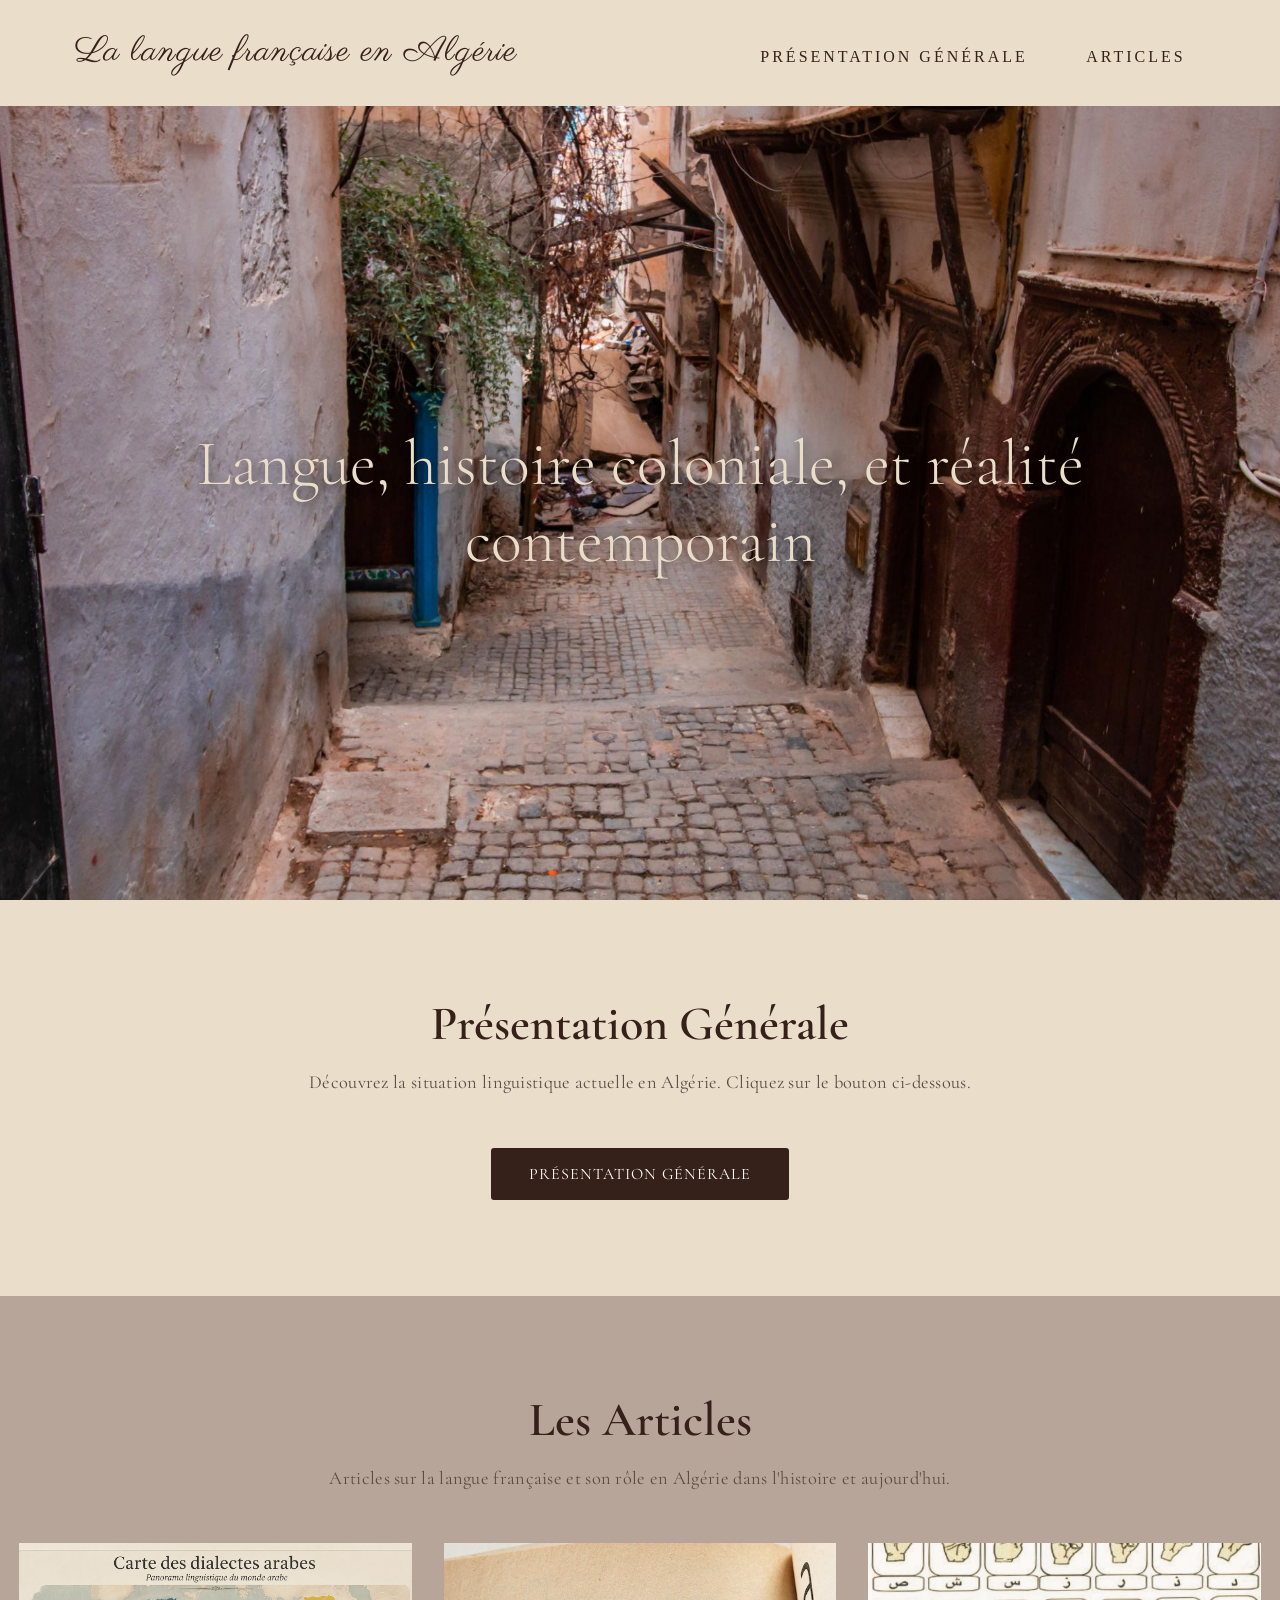
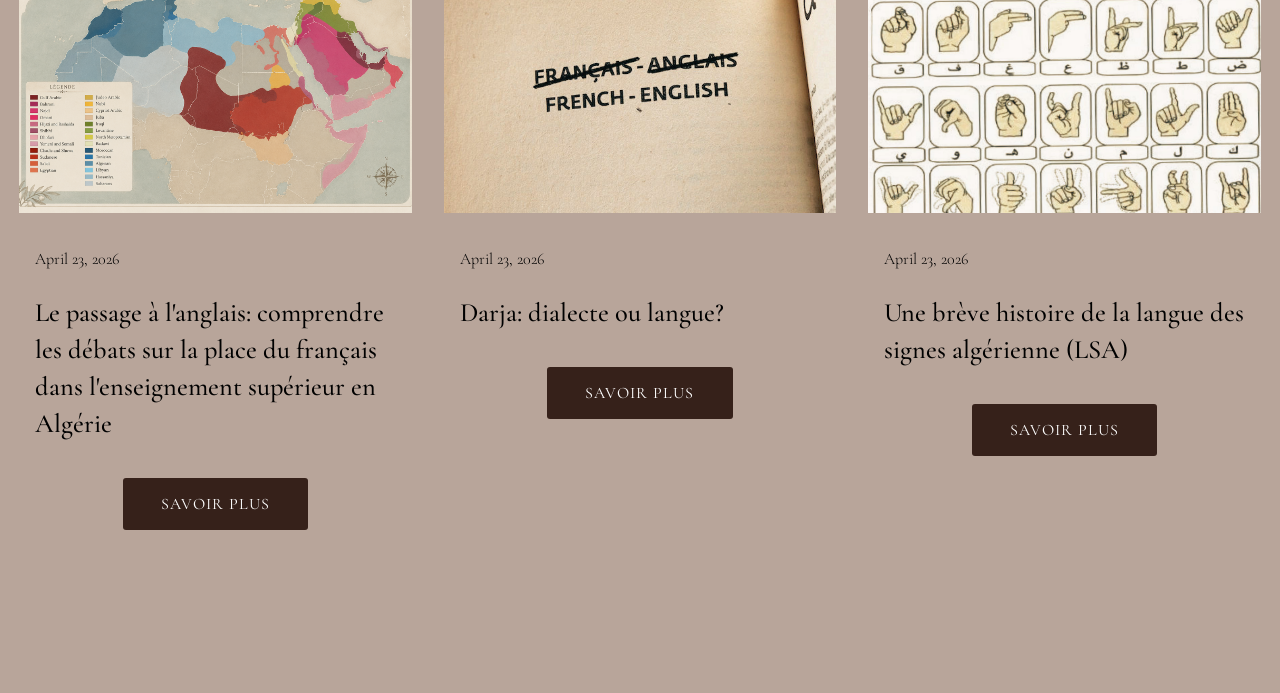
<file: index.html>
<!DOCTYPE html>
<html>
  <head>
    <meta charset="utf-8">
    <meta http-equiv="X-UA-Compatible" content="IE=edge">
    <title>Le français en Algérie: un projet numérique</title>
    <meta name="viewport" content="width=device-width, initial-scale=1">
    <link rel="stylesheet" href="style.css">
  </head>
  <body>
    <header>
      <nav class = "navbar">
        <div class = "container">
          <a href = "index.html" class = "navbar-brand">La langue française en Algérie</a>
          <div class = "navbar-nav">
            <a href = "présentation_générale.html">Présentation Générale</a> 
            <a href = "article.html">Articles</a>
          </div>
        </div>
      </nav>
      <div class = "banner">
        <div class="banner-content">
        <h1>Langue, histoire coloniale, et réalité contemporain</h1>
      </div>
      </div>
    </header>

    <section class = "blog" id = "introduction">
      <div class = "container">
        <div class = "title">
          <h2>Présentation Générale</h2>
          <p>Découvrez la situation linguistique actuelle en Algérie. Cliquez sur le bouton ci-dessous.</p>
        </div>
        <div class = "blog-button">
          <a href = "présentation_générale.html"><button>Présentation générale</button></a>
        </div>
      </div>
    </section>
    
    <section class = "blog" id = "articles">
      <div class = "container">
        <div class = "title">
          <h2>Les Articles</h2>
          <p>Articles sur la langue française et son rôle en Algérie dans l'histoire et aujourd'hui.</p>
        </div>
        <div class = "blog-content">
          <!-- first article info -->
          <div class = "blog-item">
            <div class = "blog-img">
              <img src = "images/carte.png" alt = "">
            </div>
            <div class = "blog-text">
              <span>April 23, 2026</span>
              <h2>Le passage à l'anglais: comprendre les débats sur la place du français dans l'enseignement supérieur en Algérie</h2>
              <p></p>
              <div class = "blog-button">
                <a href = "article_1.html"><button>Savoir plus</button></a>
              </div>
            </div>
          </div>
          <!-- end of first article info -->
          <!-- second article info -->
          <div class = "blog-item">
            <div class = "blog-img">
              <img src = "images/dictionnaire.png" alt = "">
            </div>
            <div class = "blog-text">
              <span>April 23, 2026</span>
              <h2>Darja: dialecte ou langue?</h2>
              <p></p>
              <div class = "blog-button">
                <a href = "article_2.html"><button>Savoir plus</button></a>
              </div>
            </div>
          </div>
          <!-- end of second article info -->
          <!-- third article info -->
          <div class = "blog-item">
            <div class = "blog-img">
              <img src = "images/lsa.png" alt = "">
            </div>
            <div class = "blog-text">
              <span>April 23, 2026</span>
              <h2>Une brève histoire de la langue des signes algérienne (LSA)</h2>
              <p></p>
              <div class = "blog-button">
                <a href = "article_3.html"><button>Savoir plus</button></a>
              </div>
            </div>
          </div>
          <!-- end of third article info -->
        </div>
      </div>
    </section>
    <!-- end of blog -->
  </body>
</html>
</file>
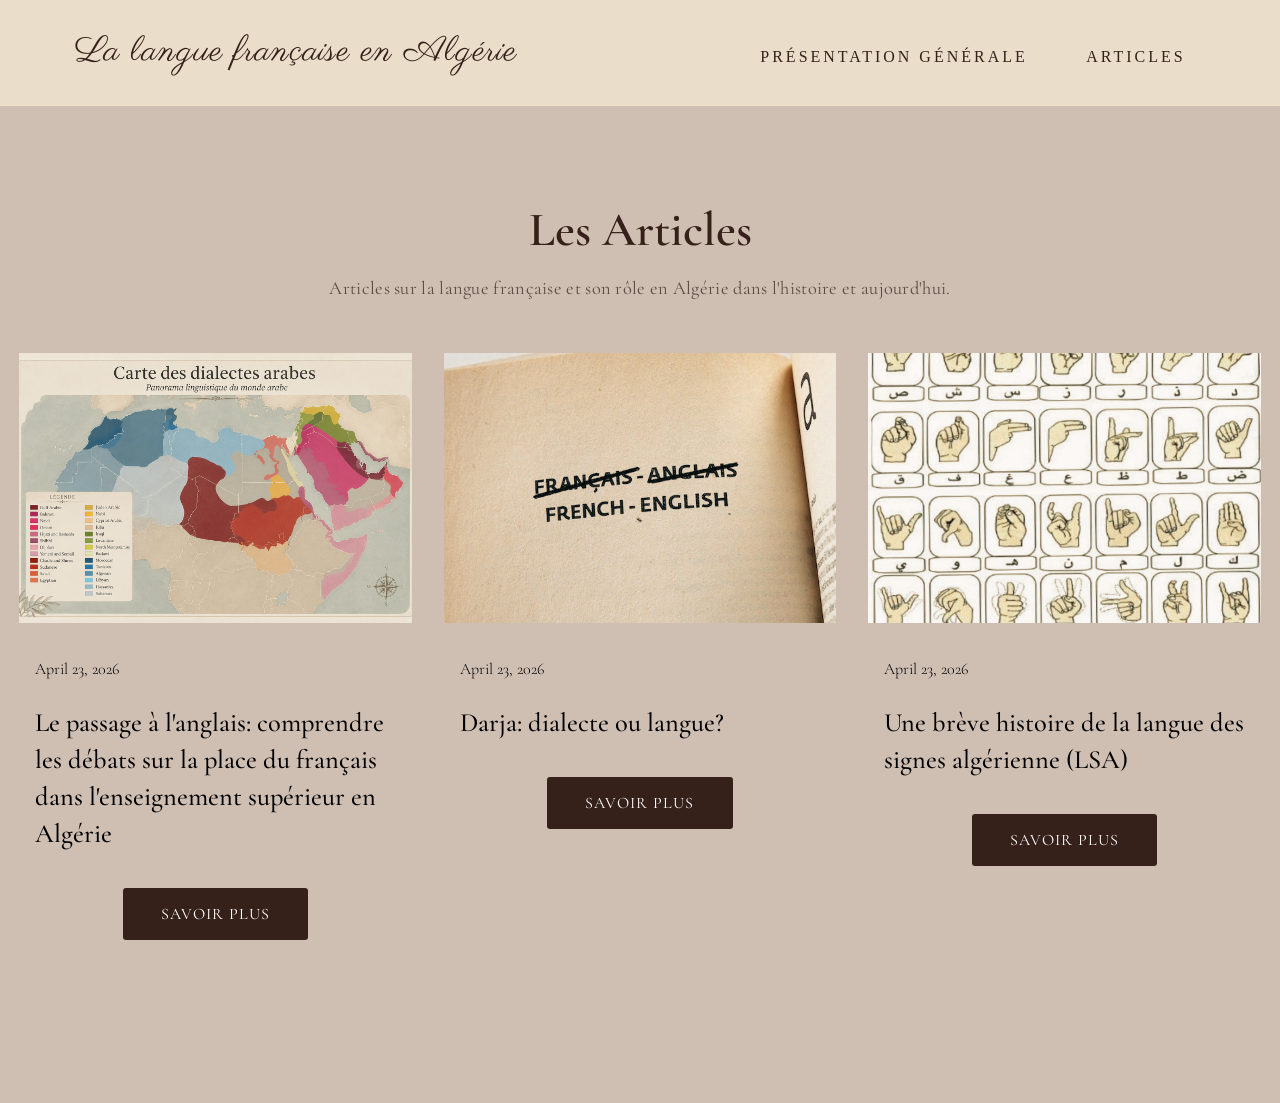
<file: article.html>
<!DOCTYPE html>
<html>
  <head>
    <meta charset="utf-8">
    <meta http-equiv="X-UA-Compatible" content="IE=edge">
    <title>Présentation générale</title>
    <meta name="viewport" content="width=device-width, initial-scale=1">
    <link rel="stylesheet" href="article.css">
  </head>
  <body>
    <header>
      <nav class = "navbar">
        <div class = "container">
          <a href = "index.html" class = "navbar-brand">La langue française en Algérie</a>
          <div class = "navbar-nav">
            <a href = "présentation_générale.html">Présentation Générale</a> 
            <a href = "article.html">Articles</a>
          </div>
        </div>
      </nav>
    </header>

    <section class = "blog" id = "articles">
      <div class = "container">
        <div class = "title">
          <h2>Les Articles</h2>
          <p>Articles sur la langue française et son rôle en Algérie dans l'histoire et aujourd'hui.</p>
        </div>
        <div class = "blog-content">
          <!-- first article info -->
          <div class = "blog-item">
            <div class = "blog-img">
              <img src = "images/carte.png" alt = "">
            </div>
            <div class = "blog-text">
              <span>April 23, 2026</span>
              <h2>Le passage à l'anglais: comprendre les débats sur la place du français dans l'enseignement supérieur en Algérie</h2>
              <p></p>
              <div class = "blog-button">
                <a href = "article_1.html"><button>Savoir plus</button></a>
              </div>
            </div>
          </div>
          <!-- end of first article info -->
          <!-- second article info -->
          <div class = "blog-item">
            <div class = "blog-img">
              <img src = "images/dictionnaire.png" alt = "">
            </div>
            <div class = "blog-text">
              <span>April 23, 2026</span>
              <h2>Darja: dialecte ou langue?</h2>
              <p></p>
              <div class = "blog-button">
                <a href = "article_2.html"><button>Savoir plus</button></a>
              </div>
            </div>
          </div>
          <!-- end of second article info -->
          <!-- third article info -->
          <div class = "blog-item">
            <div class = "blog-img">
              <img src = "images/lsa.png" alt = "">
            </div>
            <div class = "blog-text">
              <span>April 23, 2026</span>
              <h2>Une brève histoire de la langue des signes algérienne (LSA)</h2>
              <p></p>
              <div class = "blog-button">
                <a href = "article_3.html"><button>Savoir plus</button></a>
              </div>
            </div>
          </div>
          <!-- end of third article info -->
        </div>
      </div>
    </section>
    <!-- end of blog -->
  </body>
</html>
</file>
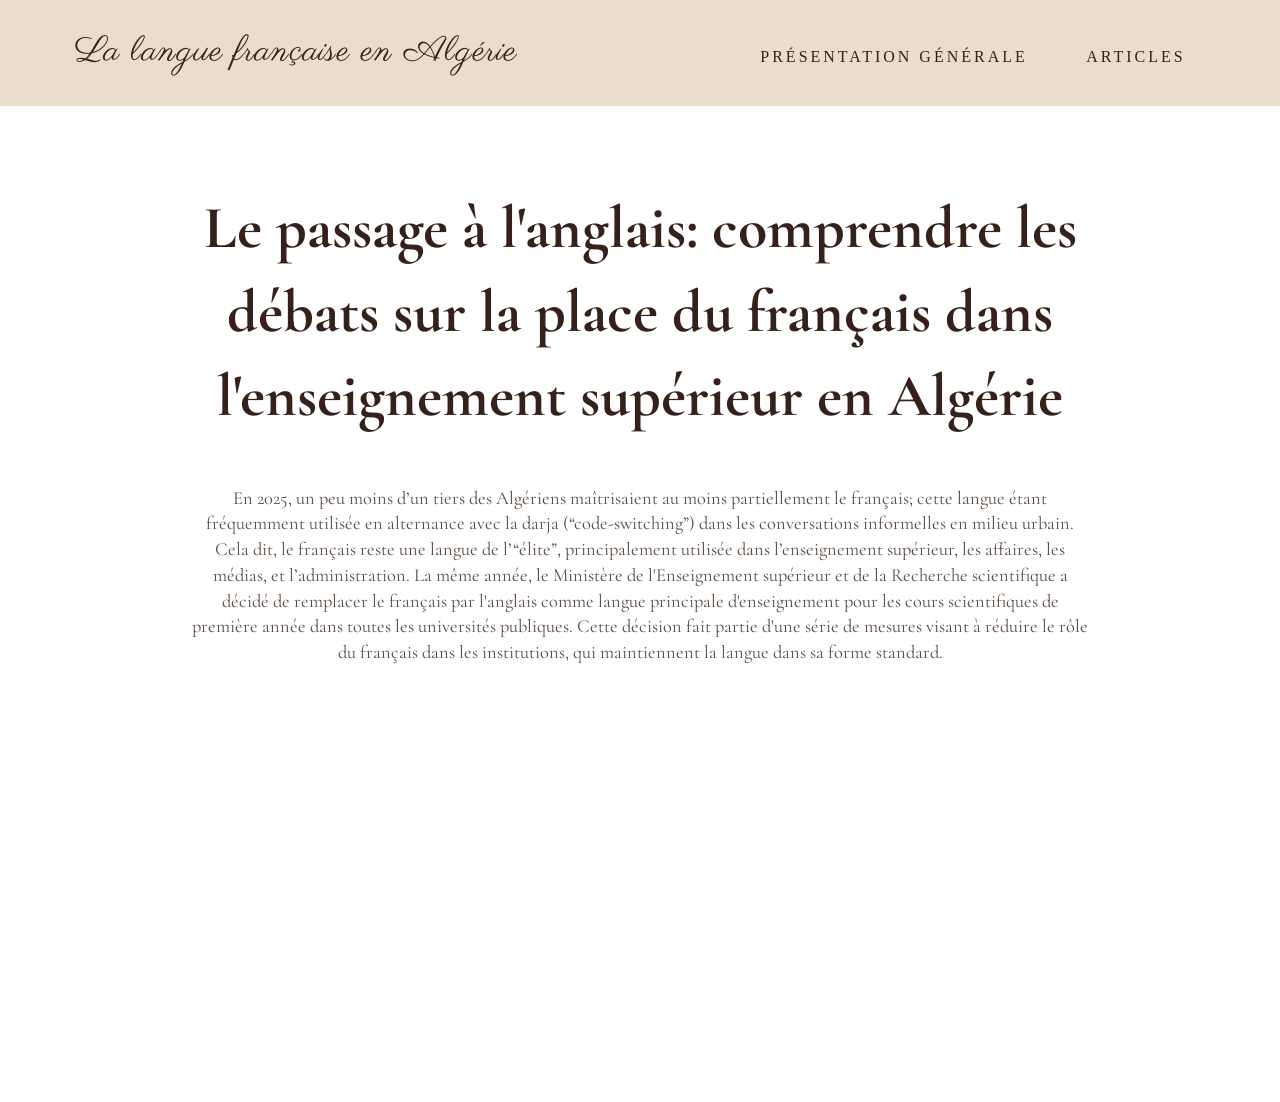
<file: article_1.html>
<!DOCTYPE html>
<html>
  <head>
    <meta charset="utf-8">
    <meta http-equiv="X-UA-Compatible" content="IE=edge">
    <title>Présentation générale</title>
    <meta name="viewport" content="width=device-width, initial-scale=1">
    <link rel="stylesheet" href="article_1.css">
  </head>
  <body>
    <header>
      <nav class = "navbar">
        <div class = "container">
          <a href = "index.html" class = "navbar-brand">La langue française en Algérie</a>
          <div class = "navbar-nav">
            <a href = "présentation_générale.html">Présentation Générale</a> 
            <a href = "article.html">Articles</a>
          </div>
        </div>
      </nav>
    </header>

    <!-- Start of Overview -->
    <section class="page-content">
        <div class = "title">
            <h1>Le passage à l'anglais: comprendre les débats sur la place du français dans l'enseignement supérieur en Algérie</h1>
        </div>
            <div class="title">
                <p>En 2025, un peu moins d’un tiers des Algériens maîtrisaient au moins partiellement le français; cette langue étant fréquemment utilisée en alternance avec la darja (“code-switching”) dans les conversations informelles en milieu urbain. Cela dit, le français reste une langue de l’“élite”, principalement utilisée dans l’enseignement supérieur, les affaires, les médias, et l’administration. La même année, le Ministère de l'Enseignement supérieur et de la Recherche scientifique a décidé de remplacer le français par l'anglais comme langue principale d'enseignement pour les cours scientifiques de première année dans toutes les universités publiques. Cette décision fait partie d'une série de mesures visant à réduire le rôle du français dans les institutions, qui maintiennent la langue dans sa forme standard.</p>
            </div>
        </div>
    </section>
    <!-- End of Overview Content -->
  </body>
</html>
</file>
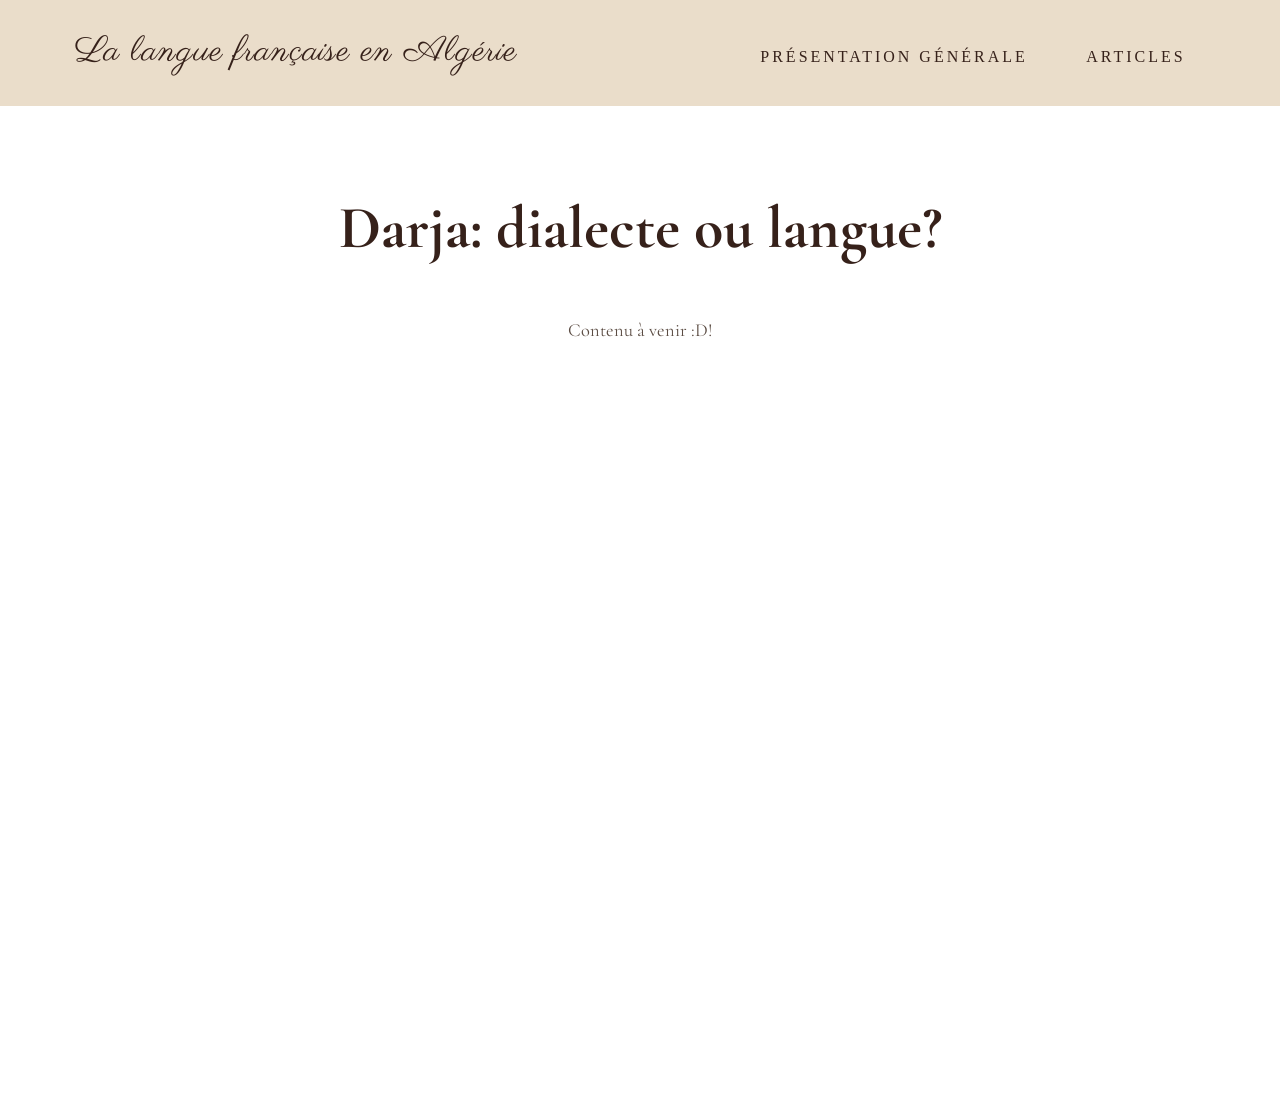
<file: article_2.html>
<!DOCTYPE html>
<html>
  <head>
    <meta charset="utf-8">
    <meta http-equiv="X-UA-Compatible" content="IE=edge">
    <title>Présentation générale</title>
    <meta name="viewport" content="width=device-width, initial-scale=1">
    <link rel="stylesheet" href="article_2.css">
  </head>
  <body>
    <header>
      <nav class = "navbar">
        <div class = "container">
          <a href = "index.html" class = "navbar-brand">La langue française en Algérie</a>
          <div class = "navbar-nav">
            <a href = "présentation_générale.html">Présentation Générale</a> 
            <a href = "article.html">Articles</a>
          </div>
        </div>
      </nav>
    </header>

    <!-- Start of Overview -->
    <section class="page-content">
        <div class = "title">
            <h1>Darja: dialecte ou langue?</h1>
        </div>
            <div class="title">
                <p>Contenu à venir :D!</p>
            </div>
        </div>
    </section>
    <!-- End of Overview Content -->
  </body>
</html>
</file>
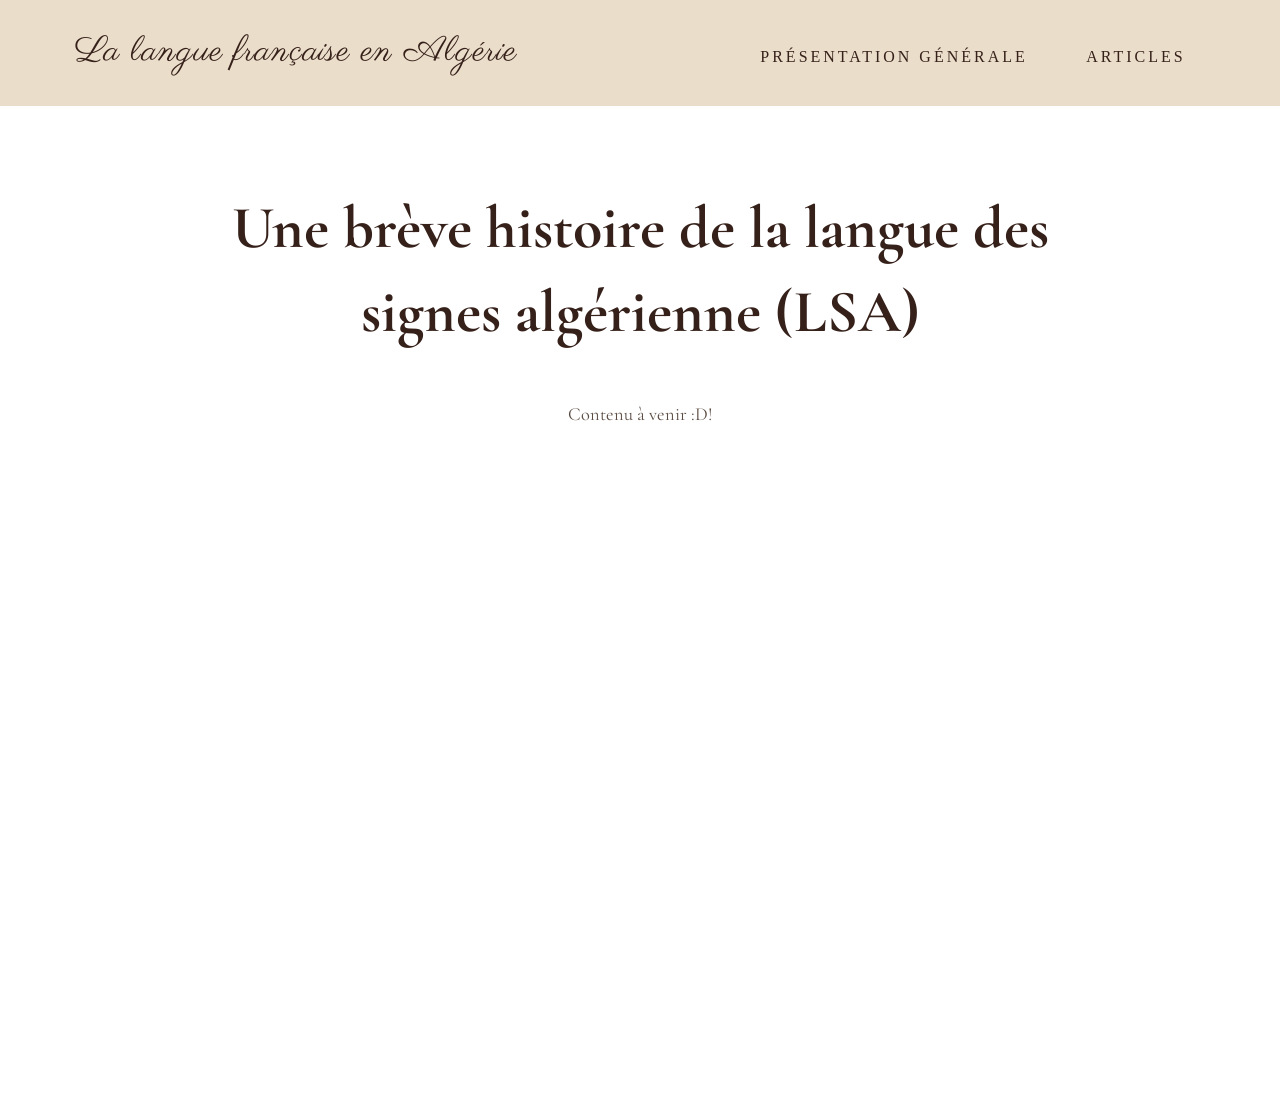
<file: article_3.html>
<!DOCTYPE html>
<html>
  <head>
    <meta charset="utf-8">
    <meta http-equiv="X-UA-Compatible" content="IE=edge">
    <title>Présentation générale</title>
    <meta name="viewport" content="width=device-width, initial-scale=1">
    <link rel="stylesheet" href="article_3.css">
  </head>
  <body>
    <header>
      <nav class = "navbar">
        <div class = "container">
          <a href = "index.html" class = "navbar-brand">La langue française en Algérie</a>
          <div class = "navbar-nav">
            <a href = "présentation_générale.html">Présentation Générale</a> 
            <a href = "article.html">Articles</a>
          </div>
        </div>
      </nav>
    </header>

    <!-- Start of Overview -->
    <section class="page-content">
        <div class = "title">
            <h1>Une brève histoire de la langue des signes algérienne (LSA)</h1>
        </div>
            <div class="title">
                <p>Contenu à venir :D!</p>
            </div>
        </div>
    </section>
    <!-- End of Overview Content -->
  </body>
</html>
</file>
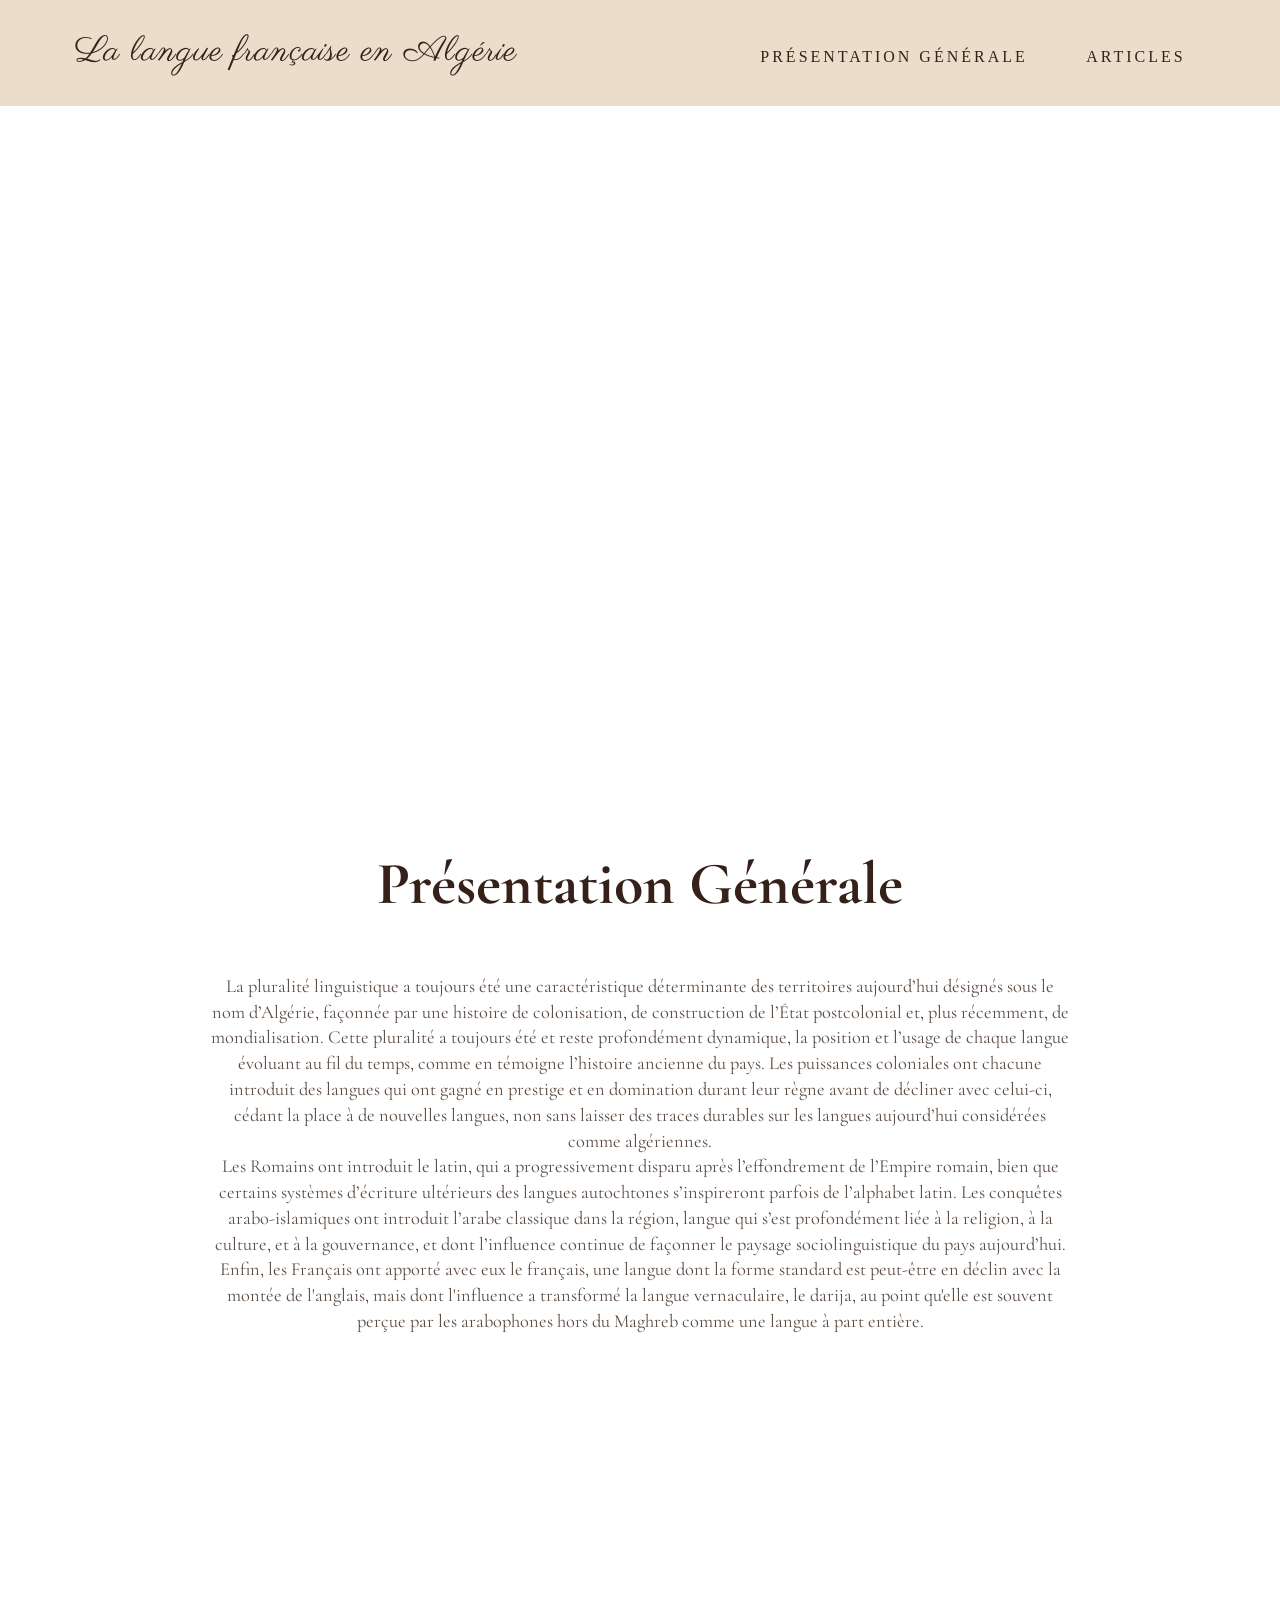
<file: présentation_générale.html>
<!DOCTYPE html>
<html>
  <head>
    <meta charset="utf-8">
    <meta http-equiv="X-UA-Compatible" content="IE=edge">
    <title>Présentation générale</title>
    <meta name="viewport" content="width=device-width, initial-scale=1">
    <link rel="stylesheet" href="présentation_générale.css">
  </head>
  <body>
    <header>
      <nav class = "navbar">
        <div class = "container">
          <a href = "index.html" class = "navbar-brand">La langue française en Algérie</a>
          <div class = "navbar-nav">
            <a href = "présentation_générale.html">Présentation Générale</a> 
            <a href = "article.html">Articles</a>
          </div>
        </div>
      </nav>
    </header>

    <!-- Start of Overview -->
    <iframe src='https://cdn.knightlab.com/libs/timeline3/latest/embed/index.html?source=v2%3A2PACX-1vRzXK4ibYK01ud8p9NEXmjBjXtRbONAntXKpoGtmu_ha_7SVZhjEkZQU4eSEfDmTUNWxmCyeGcasrbR&font=Default&lang=en&initial_zoom=2&width=100%25&height=650' width='100%' height='650' webkitallowfullscreen mozallowfullscreen allowfullscreen frameborder='0'></iframe>
    <section class="page-content">
        <div class = "title">
            <h1>Présentation Générale</h1>
        </div>
        <div class="container">
            <div class="title">
                <p>La pluralité linguistique a toujours été une caractéristique déterminante des territoires aujourd’hui désignés sous le nom d’Algérie, façonnée par une histoire de colonisation, de construction de l’État postcolonial et, plus récemment, de mondialisation. Cette pluralité a toujours été et reste profondément dynamique, la position et l’usage de chaque langue évoluant au fil du temps, comme en témoigne l’histoire ancienne du pays. Les puissances coloniales ont chacune introduit des langues qui ont gagné en prestige et en domination durant leur règne avant de décliner avec celui-ci, cédant la place à de nouvelles langues, non sans laisser des traces durables sur les langues aujourd’hui considérées comme algériennes.<br></p>
                <p>Les Romains ont introduit le latin, qui a progressivement disparu après l’effondrement de l’Empire romain, bien que certains systèmes d’écriture ultérieurs des langues autochtones s’inspireront parfois de l’alphabet latin. Les conquêtes arabo-islamiques ont introduit l’arabe classique dans la région, langue qui s’est profondément liée à la religion, à la culture, et à la gouvernance, et dont l’influence continue de façonner le paysage sociolinguistique du pays aujourd’hui. Enfin, les Français ont apporté avec eux le français, une langue dont la forme standard est peut-être en déclin avec la montée de l'anglais, mais dont l'influence a transformé la langue vernaculaire, le darija, au point qu'elle est souvent perçue par les arabophones hors du Maghreb comme une langue à part entière.</p>
            </div>
        </div>
    </section>
    <!-- End of Overview Content -->
  </body>
</html>
</file>
<file: style.css>
@import url('https://fonts.googleapis.com/css2?family=Quicksand:wght@300;400;500;600;700&family=Cormorant+Garamond:ital,wght@0,400;0,500;1,500&family=Roboto:wght@300;400;500&family=Parisienne&family=BJCree:wght@400;500;600;700&display=swap');
:root{
    --BJCree: 'BJCree', serif;
    --Parisienne: 'Parisienne', cursive;
    --CormorantGaramond: 'Cormorant Garamond', serif;
}

*{
    padding: 0;
    margin: 0;
    font-family: var(--CormorantGaramond);
}
body{
    line-height: 1.4;
    color: var(--dark);
}
img{
    width: 100%;
    display: block;
}
.container{
    max-width: 1320px;
    margin: 0 auto;
    padding: 0 1.2rem;
}

/* Header Styling */
header{
    min-height: 100vh;
    background: url(images/casbah.jpeg) center/cover no-repeat fixed;
    display: flex;
    flex-direction: column;
    justify-content: stretch;
}

/* Navbar Styling */
.navbar{
    background: rgb(234, 221, 202);
    padding: 1.7rem;
}
.navbar .container{
    display: flex;
    justify-content: space-between;
    align-items: center;

    max-width: 100%;
    padding-left: 3rem;
    padding-right: 3rem;
}
.navbar-brand{
    color: 	#36211a;
    font-size: 2.2rem;
    text-align: center;
    display: block;
    text-decoration: none;
    font-family: var(--Parisienne);
    font-weight: 400;
    letter-spacing: 1px;
}
.navbar-nav{
    padding: 0.8rem 0 0.2rem 0;
    margin-left: 2rem;
    text-align: center;
}
.navbar-nav a{
    text-transform: uppercase;
    font-family: var(--BJCree);
    font-style: normal;
    margin-left: 1rem;
    letter-spacing: 1px;
    font-weight: 500;
    color: #36211a;
    text-decoration: none;
    display: inline-block;
    padding: 0.4rem 0.1rem;
    letter-spacing: 3px;
    transition: opacity 0.5s ease;
}
.navbar-nav a:hover{
    opacity: 0.7;
}

/* Banner Styling */
.banner{
    flex: 1;
    display: flex;
    align-items: center;
    justify-content: center;
    text-align: center;
}
.banner-content h1{
    color: rgb(234, 221, 202);
    text-shadow: 2px 2px 12px rgba(0,0,0,.55);
    font-family: var(--CormorantGaramond);
    font-style: normal;
    font-weight: 300;
    font-size: 4rem;
    max-width: 900px;
    text-align: center;
    line-height: 1.2;
}

/* General Blog Styling */
.blog{
    padding: 6rem 0;
}

.blog-content{
    margin: 2rem 0;
}

.title{
    text-align: center;
    max-width: 750px;
    margin: 0 auto 3rem auto;
    padding: 0;
}

.title h2{
    font-family: var(--CormorantGaramond);
    font-size: 3rem;
    font-weight: 600;
    color: #36211a;
    margin-bottom: 0.8rem;
    line-height: 1.2;
}

.title p{
    font-family: var(--CormorantGaramond);
    font-size: 1.15rem;
    line-height: 1.8;
    color: #5b4c43;
    text-transform: none;
    letter-spacing: 0.3px;
}

#introduction {
    background: rgb(234, 221, 202);
}

.blog-button{
    text-align: center;
}

.blog-button button{
    background: #36211a;
    color: #ffffff;
    border: none;
    padding: 1rem 2.4rem;
    font-size: 1rem;
    font-family: var(--CormorantGaramond);
    letter-spacing: 1px;
    text-transform: uppercase;
    cursor: pointer;
    border-radius: 3px;
    transition: all 0.3s ease;
}

.blog-button button:hover{
    background: #1f5c46;
    transform: translateY(-2px);
}

/* Blog Styling Specific to "Les Articles" */
#articles {
    background: #b8a59a;
}

.blog-item{
    display: flex;
    flex-direction: column;
    height: 100%;
}

.blog-img{
    position: relative;
}

.blog-img img{
    width: 100%;
    height: 270px;
    object-fit: cover;
}

.blog-img span{
    position: absolute;
    bottom: 10px;
    right: 10px;
    background: var(--exDark);
    color: #fff;
    font-size: 1.4rem;
    padding: 0.3rem 0.6rem;
}

.blog-text{
    margin: 2.2rem 0;
    padding: 0 1rem;
    display: flex;
    flex-direction: column;
    flex-grow: 1;
}

.blog-text span{
    font-weight: 300;
    display: block;
    padding-bottom: 0.5rem;
}

.blog-text h2{
    font-family: var(--CormorantGaramond);
    padding: 1rem 0;
    font-size: 1.65rem;
    font-weight: 500;
}

.blog-text p{
    font-weight: 300;
    font-size: 1.1rem;
    opacity: 0.9;
    padding-bottom: 1.2rem;
}

.blog-content{
    margin-top: 2rem;
    display: flex;
    justify-content: center;
    align-items: center;
}


/* Media Queries */
@media screen and (min-width: 540px){
    .navbar-nav a{
        padding-right: 1.2rem;
        padding-left: 1.2rem;
    }
    .banner-title{
        font-size: 5rem;
    }
    .banner form{
        margin-top: 1.4rem;
        width: 80%;
        margin-left: auto;
        margin-right: auto;
    }
}

@media screen and (min-width: 768px){
    .navbar .container{
        display: flex;
        align-items: center;
        justify-content: space-between;
    }
    .blog-content{
        display: grid;
        grid-template-columns: repeat(2, 1fr);
        gap: 2rem;
    }
}

@media screen and (min-width: 992px){
    .blog-content{
        grid-template-columns: repeat(3, 1fr);
    }
}
</file>
<file: article.css>
@import url('https://fonts.googleapis.com/css2?family=Quicksand:wght@300;400;500;600;700&family=Cormorant+Garamond:ital,wght@0,400;0,500;1,500&family=Roboto:wght@300;400;500&family=Parisienne&family=BJCree:wght@400;500;600;700&display=swap');
:root{
    --BJCree: 'BJCree', serif;
    --Parisienne: 'Parisienne', cursive;
    --CormorantGaramond: 'Cormorant Garamond', serif;
}

*{
    padding: 0;
    margin: 0;
    font-family: var(--CormorantGaramond);
}
body{
    line-height: 1.4;
    color: var(--dark);
}
img{
    width: 100%;
    display: block;
}
.container{
    max-width: 1320px;
    margin: 0 auto;
    padding: 0 1.2rem;
}

/* Header Styling */
header{
    display: flex;
    flex-direction: column;
    justify-content: stretch;
}

/* Navbar Styling */
.navbar{
    background: rgb(234, 221, 202);
    padding: 1.7rem;
}
.navbar .container{
    display: flex;
    justify-content: space-between;
    align-items: center;

    max-width: 100%;
    padding-left: 3rem;
    padding-right: 3rem;
}
.navbar-brand{
    color: 	#36211a;
    font-size: 2.2rem;
    text-align: center;
    display: block;
    text-decoration: none;
    font-family: var(--Parisienne);
    font-weight: 400;
    letter-spacing: 1px;
}
.navbar-nav{
    padding: 0.8rem 0 0.2rem 0;
    margin-left: 2rem;
    text-align: center;
}
.navbar-nav a{
    text-transform: uppercase;
    font-family: var(--BJCree);
    font-style: normal;
    margin-left: 1rem;
    letter-spacing: 1px;
    font-weight: 500;
    color: #36211a;
    text-decoration: none;
    display: inline-block;
    padding: 0.4rem 0.1rem;
    letter-spacing: 3px;
    transition: opacity 0.5s ease;
}
.navbar-nav a:hover{
    opacity: 0.7;
}

/* General Blog Styling */
.blog{
    padding: 6rem 0;
}

.blog-content{
    margin: 2rem 0;
}

.title{
    text-align: center;
    max-width: 750px;
    margin: 0 auto 3rem auto;
    padding: 0;
}

.title h2{
    font-family: var(--CormorantGaramond);
    font-size: 3rem;
    font-weight: 600;
    color: #36211a;
    margin-bottom: 0.8rem;
    line-height: 1.2;
}

.title p{
    font-family: var(--CormorantGaramond);
    font-size: 1.15rem;
    line-height: 1.8;
    color: #5b4c43;
    text-transform: none;
    letter-spacing: 0.3px;
}

.blog-button{
    text-align: center;
}

.blog-button button{
    background: #36211a;
    color: #ffffff;
    border: none;
    padding: 1rem 2.4rem;
    font-size: 1rem;
    font-family: var(--CormorantGaramond);
    letter-spacing: 1px;
    text-transform: uppercase;
    cursor: pointer;
    border-radius: 3px;
    transition: all 0.3s ease;
}

.blog-button button:hover{
    background: #1f5c46;
    transform: translateY(-2px);
}

#articles {
    background: #cfbeb2;
}

.blog-item{
    display: flex;
    flex-direction: column;
    height: 100%;
}

.blog-img{
    position: relative;
}

.blog-img img{
    width: 100%;
    height: 270px;
    object-fit: cover;
}

.blog-img span{
    position: absolute;
    bottom: 10px;
    right: 10px;
    background: var(--exDark);
    color: #fff;
    font-size: 1.4rem;
    padding: 0.3rem 0.6rem;
}

.blog-text{
    margin: 2.2rem 0;
    padding: 0 1rem;
    display: flex;
    flex-direction: column;
    flex-grow: 1;
}

.blog-text span{
    font-weight: 300;
    display: block;
    padding-bottom: 0.5rem;
}

.blog-text h2{
    font-family: var(--CormorantGaramond);
    padding: 1rem 0;
    font-size: 1.65rem;
    font-weight: 500;
}

.blog-text p{
    font-weight: 300;
    font-size: 1.1rem;
    opacity: 0.9;
    padding-bottom: 1.2rem;
}

.blog-content{
    margin-top: 2rem;
    display: flex;
    justify-content: center;
    align-items: center;
}

/* Media Queries */
@media screen and (min-width: 540px){
    .navbar-nav a{
        padding-right: 1.2rem;
        padding-left: 1.2rem;
    }
}

@media screen and (min-width: 768px){
    .navbar .container{
        display: flex;
        align-items: center;
        justify-content: space-between;
    }
    .blog-content{
        display: grid;
        grid-template-columns: repeat(2, 1fr);
        gap: 2rem;
    }
}

@media screen and (min-width: 992px){
    .blog-content{
        grid-template-columns: repeat(3, 1fr);
    }
}
</file>
<file: article_1.css>
@import url('https://fonts.googleapis.com/css2?family=Quicksand:wght@300;400;500;600;700&family=Cormorant+Garamond:ital,wght@0,400;0,500;1,500&family=Roboto:wght@300;400;500&family=Parisienne&family=BJCree:wght@400;500;600;700&display=swap');
:root{
    --BJCree: 'BJCree', serif;
    --Parisienne: 'Parisienne', cursive;
    --CormorantGaramond: 'Cormorant Garamond', serif;
}

*{
    padding: 0;
    margin: 0;
    font-family: var(--CormorantGaramond);
}
body{
    line-height: 1.4;
    color: var(--dark);
}
img{
    width: 100%;
    display: block;
}
.container{
    max-width: 1320px;
    margin: 0 auto;
    padding: 0 1.2rem;
}

/* Header Styling */
header{
    display: flex;
    flex-direction: column;
    justify-content: stretch;
}

/* Navbar Styling */
.navbar{
    background: rgb(234, 221, 202);
    padding: 1.7rem;
}
.navbar .container{
    display: flex;
    justify-content: space-between;
    align-items: center;

    max-width: 100%;
    padding-left: 3rem;
    padding-right: 3rem;
}
.navbar-brand{
    color: 	#36211a;
    font-size: 2.2rem;
    text-align: center;
    display: block;
    text-decoration: none;
    font-family: var(--Parisienne);
    font-weight: 400;
    letter-spacing: 1px;
}
.navbar-nav{
    padding: 0.8rem 0 0.2rem 0;
    margin-left: 2rem;
    text-align: center;
}
.navbar-nav a{
    text-transform: uppercase;
    font-family: var(--BJCree);
    font-style: normal;
    margin-left: 1rem;
    letter-spacing: 1px;
    font-weight: 500;
    color: #36211a;
    text-decoration: none;
    display: inline-block;
    padding: 0.4rem 0.1rem;
    letter-spacing: 3px;
    transition: opacity 0.5s ease;
}
.navbar-nav a:hover{
    opacity: 0.7;
}

/* page styling */
.page-content{
    background: rgb(234, 221, 202);
    min-height: 100vh;
    padding: 5rem 1.5rem;
}

.title{
    text-align: center;
    font-family: var(--CormorantGaramond);
    font-size: 2.5rem;
    font-weight: 400;
    color: #36211a;
    margin-bottom: 3rem;
    margin-top: 2rem;
}

.page-content{
    max-width: 900px;
    margin: 0 auto;
    background: rgba(255,255,255,.35);
    padding: 3rem;
    border-radius: 6px;
}

.page-content p{
    font-family: var(--Quicksand);
    font-size: 1.15rem;
    color: #5b4c43;
    text-align: center;
}



/* Media Queries */
@media screen and (min-width: 540px){
    .navbar-nav a{
        padding-right: 1.2rem;
        padding-left: 1.2rem;
    }
}

@media screen and (min-width: 768px){
    .navbar .container{
        display: flex;
        align-items: center;
        justify-content: space-between;
    }
    .blog-content{
        display: grid;
        grid-template-columns: repeat(2, 1fr);
        gap: 2rem;
    }
}

@media screen and (min-width: 992px){
    .blog-content{
        grid-template-columns: repeat(3, 1fr);
    }
}
</file>
<file: article_2.css>
@import url('https://fonts.googleapis.com/css2?family=Quicksand:wght@300;400;500;600;700&family=Cormorant+Garamond:ital,wght@0,400;0,500;1,500&family=Roboto:wght@300;400;500&family=Parisienne&family=BJCree:wght@400;500;600;700&display=swap');
:root{
    --BJCree: 'BJCree', serif;
    --Parisienne: 'Parisienne', cursive;
    --CormorantGaramond: 'Cormorant Garamond', serif;
}

*{
    padding: 0;
    margin: 0;
    font-family: var(--CormorantGaramond);
}
body{
    line-height: 1.4;
    color: var(--dark);
}
img{
    width: 100%;
    display: block;
}
.container{
    max-width: 1320px;
    margin: 0 auto;
    padding: 0 1.2rem;
}

/* Header Styling */
header{
    display: flex;
    flex-direction: column;
    justify-content: stretch;
}

/* Navbar Styling */
.navbar{
    background: rgb(234, 221, 202);
    padding: 1.7rem;
}
.navbar .container{
    display: flex;
    justify-content: space-between;
    align-items: center;

    max-width: 100%;
    padding-left: 3rem;
    padding-right: 3rem;
}
.navbar-brand{
    color: 	#36211a;
    font-size: 2.2rem;
    text-align: center;
    display: block;
    text-decoration: none;
    font-family: var(--Parisienne);
    font-weight: 400;
    letter-spacing: 1px;
}
.navbar-nav{
    padding: 0.8rem 0 0.2rem 0;
    margin-left: 2rem;
    text-align: center;
}
.navbar-nav a{
    text-transform: uppercase;
    font-family: var(--BJCree);
    font-style: normal;
    margin-left: 1rem;
    letter-spacing: 1px;
    font-weight: 500;
    color: #36211a;
    text-decoration: none;
    display: inline-block;
    padding: 0.4rem 0.1rem;
    letter-spacing: 3px;
    transition: opacity 0.5s ease;
}
.navbar-nav a:hover{
    opacity: 0.7;
}

/* page styling */
.page-content{
    background: rgb(234, 221, 202);
    min-height: 100vh;
    padding: 5rem 1.5rem;
}

.title{
    text-align: center;
    font-family: var(--CormorantGaramond);
    font-size: 2.5rem;
    font-weight: 400;
    color: #36211a;
    margin-bottom: 3rem;
    margin-top: 2rem;
}

.page-content{
    max-width: 900px;
    margin: 0 auto;
    background: rgba(255,255,255,.35);
    padding: 3rem;
    border-radius: 6px;
}

.page-content p{
    font-family: var(--Quicksand);
    font-size: 1.15rem;
    color: #5b4c43;
    text-align: center;
}



/* Media Queries */
@media screen and (min-width: 540px){
    .navbar-nav a{
        padding-right: 1.2rem;
        padding-left: 1.2rem;
    }
}

@media screen and (min-width: 768px){
    .navbar .container{
        display: flex;
        align-items: center;
        justify-content: space-between;
    }
    .blog-content{
        display: grid;
        grid-template-columns: repeat(2, 1fr);
        gap: 2rem;
    }
}

@media screen and (min-width: 992px){
    .blog-content{
        grid-template-columns: repeat(3, 1fr);
    }
}
</file>
<file: article_3.css>
@import url('https://fonts.googleapis.com/css2?family=Quicksand:wght@300;400;500;600;700&family=Cormorant+Garamond:ital,wght@0,400;0,500;1,500&family=Roboto:wght@300;400;500&family=Parisienne&family=BJCree:wght@400;500;600;700&display=swap');
:root{
    --BJCree: 'BJCree', serif;
    --Parisienne: 'Parisienne', cursive;
    --CormorantGaramond: 'Cormorant Garamond', serif;
}

*{
    padding: 0;
    margin: 0;
    font-family: var(--CormorantGaramond);
}
body{
    line-height: 1.4;
    color: var(--dark);
}
img{
    width: 100%;
    display: block;
}
.container{
    max-width: 1320px;
    margin: 0 auto;
    padding: 0 1.2rem;
}

/* Header Styling */
header{
    display: flex;
    flex-direction: column;
    justify-content: stretch;
}

/* Navbar Styling */
.navbar{
    background: rgb(234, 221, 202);
    padding: 1.7rem;
}
.navbar .container{
    display: flex;
    justify-content: space-between;
    align-items: center;

    max-width: 100%;
    padding-left: 3rem;
    padding-right: 3rem;
}
.navbar-brand{
    color: 	#36211a;
    font-size: 2.2rem;
    text-align: center;
    display: block;
    text-decoration: none;
    font-family: var(--Parisienne);
    font-weight: 400;
    letter-spacing: 1px;
}
.navbar-nav{
    padding: 0.8rem 0 0.2rem 0;
    margin-left: 2rem;
    text-align: center;
}
.navbar-nav a{
    text-transform: uppercase;
    font-family: var(--BJCree);
    font-style: normal;
    margin-left: 1rem;
    letter-spacing: 1px;
    font-weight: 500;
    color: #36211a;
    text-decoration: none;
    display: inline-block;
    padding: 0.4rem 0.1rem;
    letter-spacing: 3px;
    transition: opacity 0.5s ease;
}
.navbar-nav a:hover{
    opacity: 0.7;
}

/* page styling */
.page-content{
    background: rgb(234, 221, 202);
    min-height: 100vh;
    padding: 5rem 1.5rem;
}

.title{
    text-align: center;
    font-family: var(--CormorantGaramond);
    font-size: 2.5rem;
    font-weight: 400;
    color: #36211a;
    margin-bottom: 3rem;
    margin-top: 2rem;
}

.page-content{
    max-width: 900px;
    margin: 0 auto;
    background: rgba(255,255,255,.35);
    padding: 3rem;
    border-radius: 6px;
}

.page-content p{
    font-family: var(--Quicksand);
    font-size: 1.15rem;
    color: #5b4c43;
    text-align: center;
}



/* Media Queries */
@media screen and (min-width: 540px){
    .navbar-nav a{
        padding-right: 1.2rem;
        padding-left: 1.2rem;
    }
}

@media screen and (min-width: 768px){
    .navbar .container{
        display: flex;
        align-items: center;
        justify-content: space-between;
    }
    .blog-content{
        display: grid;
        grid-template-columns: repeat(2, 1fr);
        gap: 2rem;
    }
}

@media screen and (min-width: 992px){
    .blog-content{
        grid-template-columns: repeat(3, 1fr);
    }
}
</file>
<file: présentation_générale.css>
@import url('https://fonts.googleapis.com/css2?family=Quicksand:wght@300;400;500;600;700&family=Cormorant+Garamond:ital,wght@0,400;0,500;1,500&family=Roboto:wght@300;400;500&family=Parisienne&family=BJCree:wght@400;500;600;700&display=swap');
:root{
    --BJCree: 'BJCree', serif;
    --Parisienne: 'Parisienne', cursive;
    --CormorantGaramond: 'Cormorant Garamond', serif;
}

*{
    padding: 0;
    margin: 0;
    font-family: var(--CormorantGaramond);
}
body{
    line-height: 1.4;
    color: var(--dark);
}
img{
    width: 100%;
    display: block;
}
.container{
    max-width: 1320px;
    margin: 0 auto;
    padding: 0 1.2rem;
}

/* Header Styling */
header{
    display: flex;
    flex-direction: column;
    justify-content: stretch;
}

/* Navbar Styling */
.navbar{
    background: rgb(234, 221, 202);
    padding: 1.7rem;
}
.navbar .container{
    display: flex;
    justify-content: space-between;
    align-items: center;

    max-width: 100%;
    padding-left: 3rem;
    padding-right: 3rem;
}
.navbar-brand{
    color: 	#36211a;
    font-size: 2.2rem;
    text-align: center;
    display: block;
    text-decoration: none;
    font-family: var(--Parisienne);
    font-weight: 400;
    letter-spacing: 1px;
}
.navbar-nav{
    padding: 0.8rem 0 0.2rem 0;
    margin-left: 2rem;
    text-align: center;
}
.navbar-nav a{
    text-transform: uppercase;
    font-family: var(--BJCree);
    font-style: normal;
    margin-left: 1rem;
    letter-spacing: 1px;
    font-weight: 500;
    color: #36211a;
    text-decoration: none;
    display: inline-block;
    padding: 0.4rem 0.1rem;
    letter-spacing: 3px;
    transition: opacity 0.5s ease;
}
.navbar-nav a:hover{
    opacity: 0.7;
}

/* page styling */
.page-content{
    background: rgb(234, 221, 202);
    min-height: 100vh;
    padding: 5rem 1.5rem;
}

.title{
    text-align: center;
    font-family: var(--CormorantGaramond);
    font-size: 2.5rem;
    font-weight: 400;
    color: #36211a;
    margin-bottom: 3rem;
    margin-top: 2rem;
}

.page-content{
    max-width: 900px;
    margin: 0 auto;
    background: rgba(255,255,255,.35);
    padding: 3rem;
    border-radius: 6px;
}

.page-content p{
    font-family: var(--Quicksand);
    font-size: 1.15rem;
    color: #5b4c43;
    text-align: center;
}



/* Media Queries */
@media screen and (min-width: 540px){
    .navbar-nav a{
        padding-right: 1.2rem;
        padding-left: 1.2rem;
    }
}

@media screen and (min-width: 768px){
    .navbar .container{
        display: flex;
        align-items: center;
        justify-content: space-between;
    }
    .blog-content{
        display: grid;
        grid-template-columns: repeat(2, 1fr);
        gap: 2rem;
    }
}

@media screen and (min-width: 992px){
    .blog-content{
        grid-template-columns: repeat(3, 1fr);
    }
}
</file>
